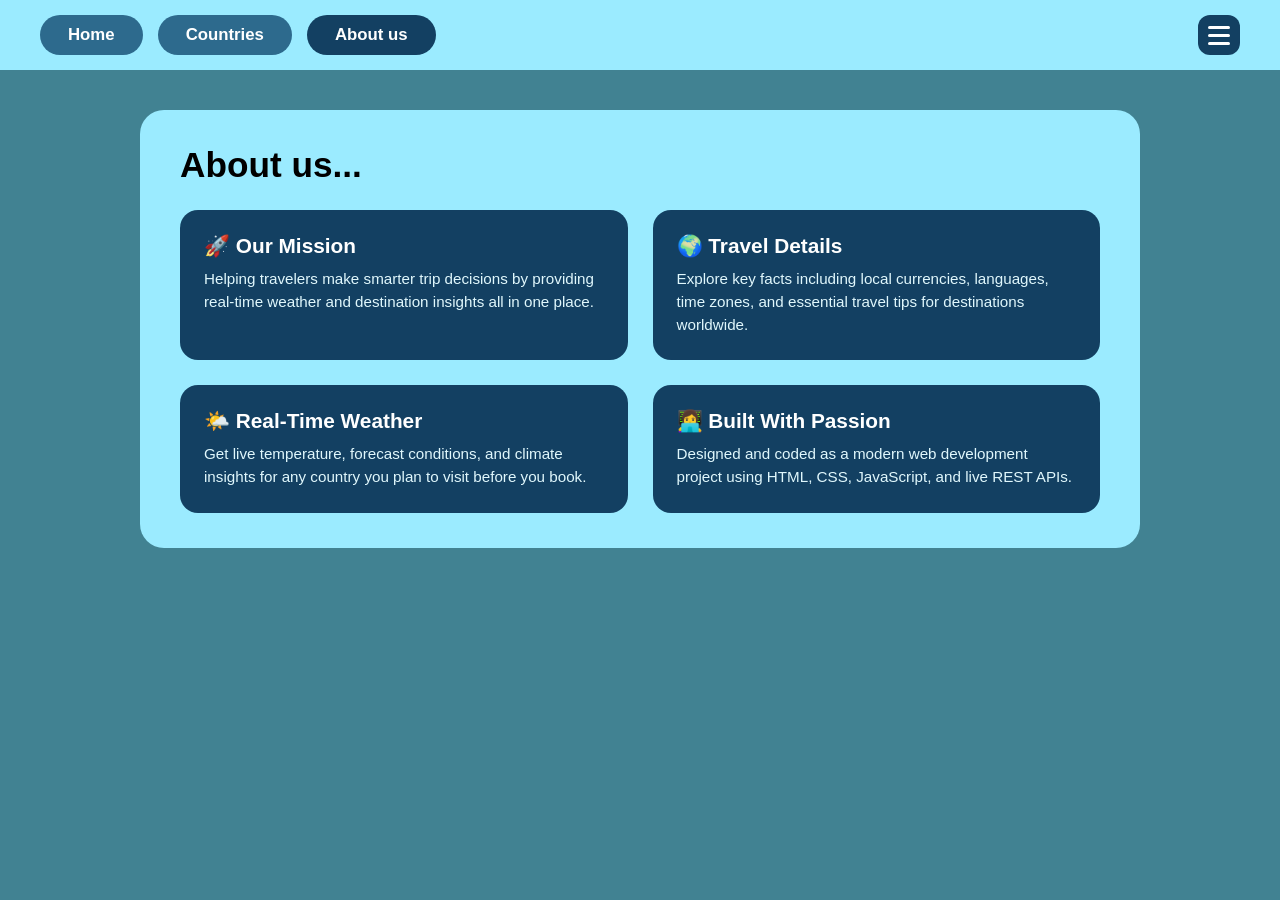
<file: about.html>
<!DOCTYPE html>
<html lang="en">
<head>
  <meta charset="UTF-8">
  <meta name="viewport" content="width=device-width, initial-scale=1.0">
  <title>About Us - Travel Explorer</title>
  <link rel="stylesheet" href="style.css">
</head>
<body>

  <!-- Navigation Bar -->
  <header class="navbar">
    <div class="nav-links">
      <a href="index.html" class="nav-btn">Home</a>
      <a href="countries.html" class="nav-btn">Countries</a>
      <a href="about.html" class="nav-btn active">About us</a>
    </div>
    <div class="menu-icon">
      <span></span>
      <span></span>
      <span></span>
    </div>
  </header>

  <main class="main-content">
    <div class="about-container slide-in">
      <h2>About us...</h2>
      
      <div class="about-grid">
        <div class="about-card slide-in delay-1">
          <h3>🚀 Our Mission</h3>
          <p>Helping travelers make smarter trip decisions by providing real-time weather and destination insights all in one place.</p>
        </div>

        <div class="about-card slide-in delay-2">
          <h3>🌍 Travel Details</h3>
          <p>Explore key facts including local currencies, languages, time zones, and essential travel tips for destinations worldwide.</p>
        </div>

        <div class="about-card slide-in delay-3">
          <h3>🌤️ Real-Time Weather</h3>
          <p>Get live temperature, forecast conditions, and climate insights for any country you plan to visit before you book.</p>
        </div>

        <div class="about-card slide-in delay-4">
          <h3>👩‍💻 Built With Passion</h3>
          <p>Designed and coded as a modern web development project using HTML, CSS, JavaScript, and live REST APIs.</p>
        </div>
      </div>
    </div>
  </main>

  <script src="index.js"></script>
</body>
</html>
</file>
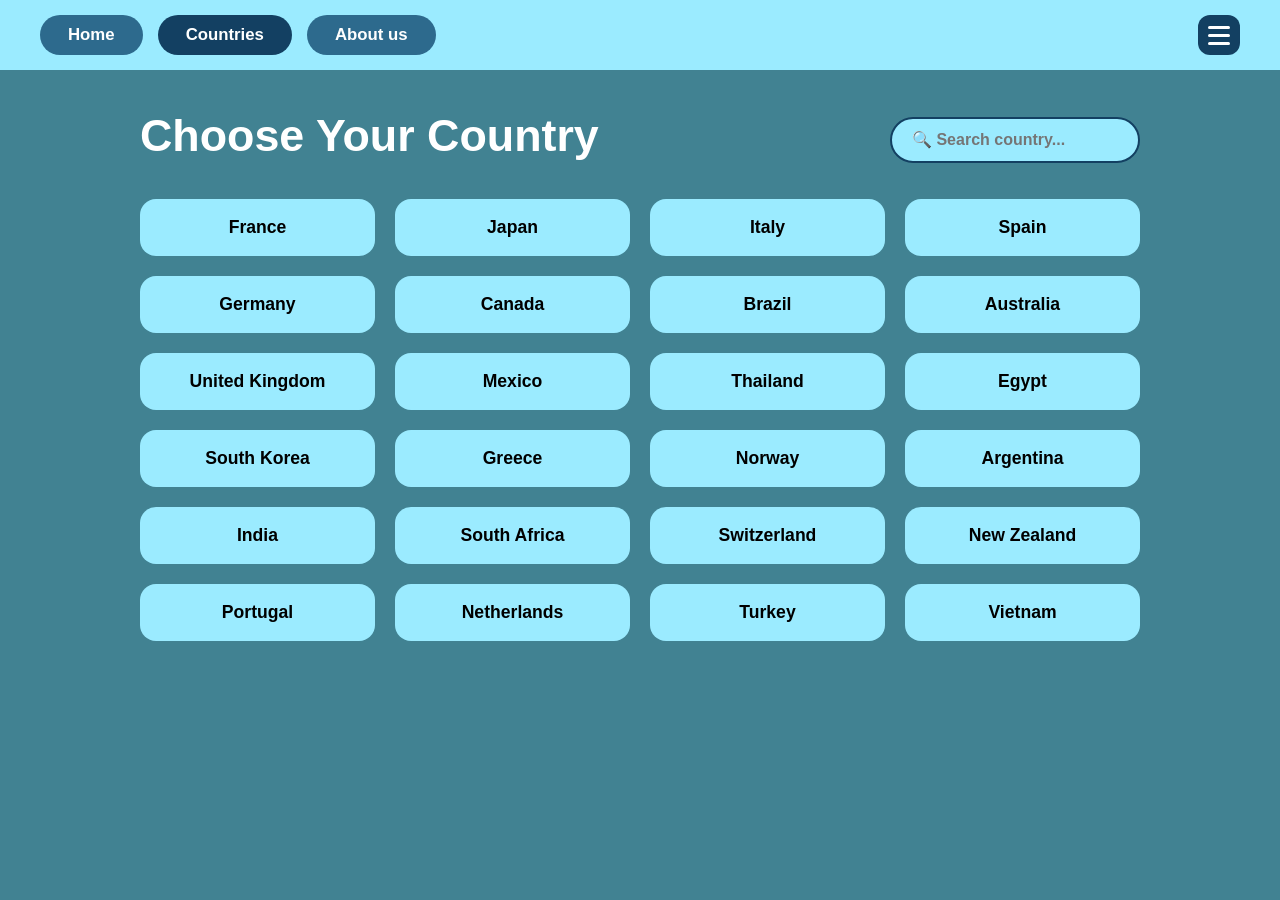
<file: countries.html>
<!DOCTYPE html>
<html lang="en">
<head>
  <meta charset="UTF-8">
  <meta name="viewport" content="width=device-width, initial-scale=1.0">
  <title>Choose Your Country - Travel Explorer</title>
  <link rel="stylesheet" href="style.css">
</head>
<body>

  <!-- Navigation Bar -->
  <header class="navbar">
    <div class="nav-links">
      <a href="index.html" class="nav-btn">Home</a>
      <a href="countries.html" class="nav-btn active">Countries</a>
      <a href="about.html" class="nav-btn">About us</a>
    </div>
    <div class="menu-icon">
      <span></span>
      <span></span>
      <span></span>
    </div>
  </header>

  <main class="main-content">
    <!-- Header & Integrated Search Bar -->
    <div class="search-header">
      <h1 class="hero-title slide-in">Choose Your Country</h1>
      <div class="search-container slide-in">
        <input type="text" id="country-search" placeholder="🔍 Search country..." onkeyup="filterCountries()">
      </div>
    </div>
    
    <!-- Dynamic Country Cards Grid -->
    <div class="countries-grid slide-in delay-1" id="countries-container">
      <!-- Injected by index.js -->
    </div>
  </main>

  <script src="index.js"></script>
</body>
</html>
</file>
<file: style.css>
/* ==========================================
   1. GLOBAL RESETS & THEME
   ========================================== */
* {
  margin: 0;
  padding: 0;
  box-sizing: border-box;
  font-family: 'Segoe UI', Tahoma, Geneva, Verdana, sans-serif;
}

html, body {
  max-width: 100%;
  overflow-x: hidden; /* Prevents unwanted horizontal scrolling on mobile */
  background-color: #418292; /* Dark Teal Background */
  color: #ffffff;
  min-height: 100vh;
  display: flex;
  flex-direction: column;
}

/* ==========================================
   2. NAVIGATION BAR & MOBILE MENU
   ========================================== */
.navbar {
  background-color: #9BEBFF; /* Light Cyan Navbar */
  padding: 15px 40px;
  display: flex;
  justify-content: space-between;
  align-items: center;
  position: relative; /* Anchor point for mobile dropdown */
  width: 100%;
}

.nav-links {
  display: flex;
  gap: 15px;
}

.nav-btn {
  background-color: #2D6A8D;
  color: #ffffff;
  padding: 10px 28px;
  border-radius: 20px;
  text-decoration: none;
  font-weight: 600;
  font-size: 1.05rem;
  transition: transform 0.2s ease, background-color 0.2s ease;
}

.nav-btn:hover {
  transform: translateY(-2px);
  background-color: #134062;
}

.nav-btn.active {
  background-color: #134062; /* Navy Active Highlight */
}

/* Hamburger Icon */
.menu-icon {
  background-color: #134062;
  width: 42px;
  height: 40px;
  border-radius: 12px;
  display: flex;
  flex-direction: column;
  justify-content: center;
  align-items: center;
  gap: 5px;
  cursor: pointer;
}

.menu-icon span {
  width: 22px;
  height: 3px;
  background-color: #ffffff;
  border-radius: 2px;
}

/* Mobile Dropdown Box */
.mobile-menu {
  display: none; /* Hidden by default */
  position: absolute;
  top: 100%;
  right: 20px;
  background-color: #134062;
  border-radius: 12px;
  padding: 15px;
  box-shadow: 0 8px 16px rgba(0, 0, 0, 0.3);
  flex-direction: column;
  gap: 10px;
  z-index: 100;
  min-width: 180px;
}

.mobile-menu.active {
  display: flex; /* Displays when hamburger icon is clicked */
}

.mobile-menu a {
  color: #ffffff;
  text-decoration: none;
  font-weight: 600;
  padding: 10px 14px;
  border-radius: 8px;
  transition: background-color 0.2s ease;
}

.mobile-menu a:hover {
  background-color: #2D6A8D;
}

/* ==========================================
   3. MAIN LAYOUT & TYPOGRAPHY
   ========================================== */
.main-content {
  max-width: 1200px;
  width: 100%;
  margin: 0 auto;
  padding: 40px 20px;
  text-align: center;
  flex: 1;
}

.hero-title {
  font-size: 2.8rem;
  font-weight: 800;
  margin-bottom: 8px;
  color: #ffffff;
}

.hero-subtitle {
  font-size: 1.05rem;
  color: #e0f7fc;
  margin-bottom: 35px;
}

/* ==========================================
   4. HOME PAGE CARDS & WEATHER BOX
   ========================================== */
.cards-container {
  display: flex;
  justify-content: center;
  gap: 30px;
  flex-wrap: wrap;
  margin-bottom: 40px;
}

.card {
  background-color: #9BEBFF;
  color: #000000;
  border-radius: 20px;
  padding: 24px 20px;
  width: 320px;
  text-align: center;
  cursor: pointer;
  transition: transform 0.3s ease, box-shadow 0.3s ease;
}

.card:hover {
  transform: translateY(-8px);
  box-shadow: 0 10px 20px rgba(0, 0, 0, 0.2);
}

.card h2 {
  font-size: 2.2rem;
  font-weight: 800;
  margin-bottom: 6px;
  color: #000000;
}

.card p {
  font-size: 0.85rem;
  color: #222222;
  margin-bottom: 16px;
}

.card img {
  width: 100%;
  height: 150px;
  object-fit: cover;
  border-radius: 16px;
}

.weather-box {
  background-color: #9BEBFF;
  color: #000000;
  border-radius: 20px;
  padding: 25px 40px;
  max-width: 480px;
  margin: 0 auto;
  text-align: left;
}

.weather-box h3 {
  text-align: center;
  font-size: 1.6rem;
  margin-bottom: 15px;
}

.weather-list p {
  font-size: 1.1rem;
  margin: 10px 0;
}

/* ==========================================
   5. COUNTRIES PAGE & SEARCH BAR
   ========================================== */
.search-header {
  display: flex;
  justify-content: space-between;
  align-items: center;
  max-width: 1000px;
  margin: 0 auto 30px auto;
  flex-wrap: wrap;
  gap: 15px;
}

.search-container input {
  padding: 12px 20px;
  border-radius: 25px;
  border: 2px solid #134062;
  background-color: #9BEBFF;
  color: #000000;
  font-size: 1rem;
  font-weight: 600;
  outline: none;
  width: 250px;
  transition: all 0.3s ease;
}

.search-container input:focus {
  background-color: #ffffff;
  box-shadow: 0 0 10px rgba(0, 0, 0, 0.2);
  width: 280px;
}

.countries-grid {
  display: grid;
  grid-template-columns: repeat(4, 1fr);
  gap: 20px;
  max-width: 1000px;
  margin: 0 auto;
}

.country-btn {
  background-color: #9BEBFF;
  color: #000000;
  padding: 18px;
  border-radius: 16px;
  text-decoration: none;
  font-weight: 700;
  font-size: 1.1rem;
  text-align: center;
  transition: transform 0.2s ease, background-color 0.2s ease;
  cursor: pointer;
  word-wrap: break-word;
}

.country-btn:hover {
  transform: translateY(-4px);
  background-color: #ffffff;
}

/* ==========================================
   6. ABOUT US PAGE
   ========================================== */
.about-container {
  background-color: #9BEBFF;
  color: #000000;
  border-radius: 24px;
  padding: 35px 40px;
  max-width: 1000px;
  margin: 0 auto;
  text-align: left;
}

.about-container h2 {
  font-size: 2.2rem;
  margin-bottom: 25px;
}

.about-grid {
  display: grid;
  grid-template-columns: 1fr 1fr;
  gap: 25px;
}

.about-card {
  background-color: #134062;
  color: #ffffff;
  padding: 24px;
  border-radius: 18px;
}

.about-card h3 {
  font-size: 1.3rem;
  margin-bottom: 10px;
}

.about-card p {
  font-size: 0.95rem;
  line-height: 1.5;
  color: #e0f7fc;
}

/* ==========================================
   7. COUNTRY DETAILS PAGE
   ========================================== */
.country-header-badge {
  background-color: #9BEBFF;
  color: #000000;
  padding: 12px 60px;
  border-radius: 30px;
  display: inline-block;
  margin-bottom: 40px;
}

.details-cards-container {
  display: flex;
  justify-content: center;
  gap: 25px;
  flex-wrap: wrap;
}

.detail-card {
  background-color: #2D6A8D;
  color: #ffffff;
  border-radius: 20px;
  padding: 30px 20px;
  width: 320px;
  min-height: 320px;
  text-align: center;
}

.detail-card h2 {
  font-size: 1.6rem;
  margin-bottom: 20px;
  border-bottom: 2px solid #9BEBFF;
  padding-bottom: 10px;
}

.detail-content {
  font-size: 1.05rem;
  line-height: 1.5;
}

.detail-card img {
  width: 100%;
  height: 180px;
  object-fit: cover;
  border-radius: 12px;
  margin-top: 10px;
}

/* ==========================================
   8. ANIMATIONS
   ========================================== */
.slide-in {
  opacity: 0;
  transform: translateY(30px);
  animation: slideInUp 0.8s ease forwards;
}

.delay-1 { animation-delay: 0.15s; }
.delay-2 { animation-delay: 0.30s; }
.delay-3 { animation-delay: 0.45s; }
.delay-4 { animation-delay: 0.60s; }
.delay-5 { animation-delay: 0.75s; }

@keyframes slideInUp {
  from {
    opacity: 0;
    transform: translateY(30px);
  }
  to {
    opacity: 1;
    transform: translateY(0);
  }
}

/* ==========================================
   9. MOBILE & PHONE RESPONSIVE QUERIES
   ========================================== */
@media (max-width: 768px) {
  /* Navigation Bar */
  .navbar {
    padding: 12px 20px;
  }

  .nav-links {
    display: none !important; /* Hide desktop links on phone */
  }

  .mobile-menu {
    right: 16px;
    width: calc(100% - 32px);
    max-width: 280px;
  }

  /* Main Content Adjustments */
  .main-content {
    padding: 20px 15px;
  }

  .hero-title {
    font-size: 1.9rem;
    line-height: 1.25;
  }

  .hero-subtitle {
    font-size: 0.9rem;
    margin-bottom: 25px;
  }

  /* Search Header Stacking */
  .search-header {
    flex-direction: column;
    align-items: center;
    gap: 15px;
  }

  .search-container {
    width: 100%;
    display: flex;
    justify-content: center;
  }

  .search-container input {
    width: 100%;
    max-width: 320px;
  }

  .search-container input:focus {
    width: 100%;
  }

  /* Countries Grid (2 Columns on Tablets/Mobile) */
  .countries-grid {
    grid-template-columns: repeat(2, 1fr);
    gap: 12px;
  }

  .country-btn {
    padding: 14px 10px;
    font-size: 0.95rem;
  }

  /* Cards & Boxes fit Mobile Viewport Width */
  .cards-container,
  .details-cards-container {
    flex-direction: column;
    align-items: center;
    gap: 20px;
  }

  .card, 
  .detail-card, 
  .weather-box {
    width: 100% !important;
    max-width: 340px;
  }

  /* About Us Layout */
  .about-container {
    padding: 25px 20px;
  }

  .about-grid {
    grid-template-columns: 1fr;
    gap: 15px;
  }
}

/* Extra Small Devices (Phones under 420px wide) */
@media (max-width: 420px) {
  .hero-title {
    font-size: 1.6rem;
  }

  /* Single Column Layout for long country names on smaller screens */
  .countries-grid {
    grid-template-columns: 1fr;
  }

  .country-header-badge {
    padding: 10px 30px;
  }
}
</file>
